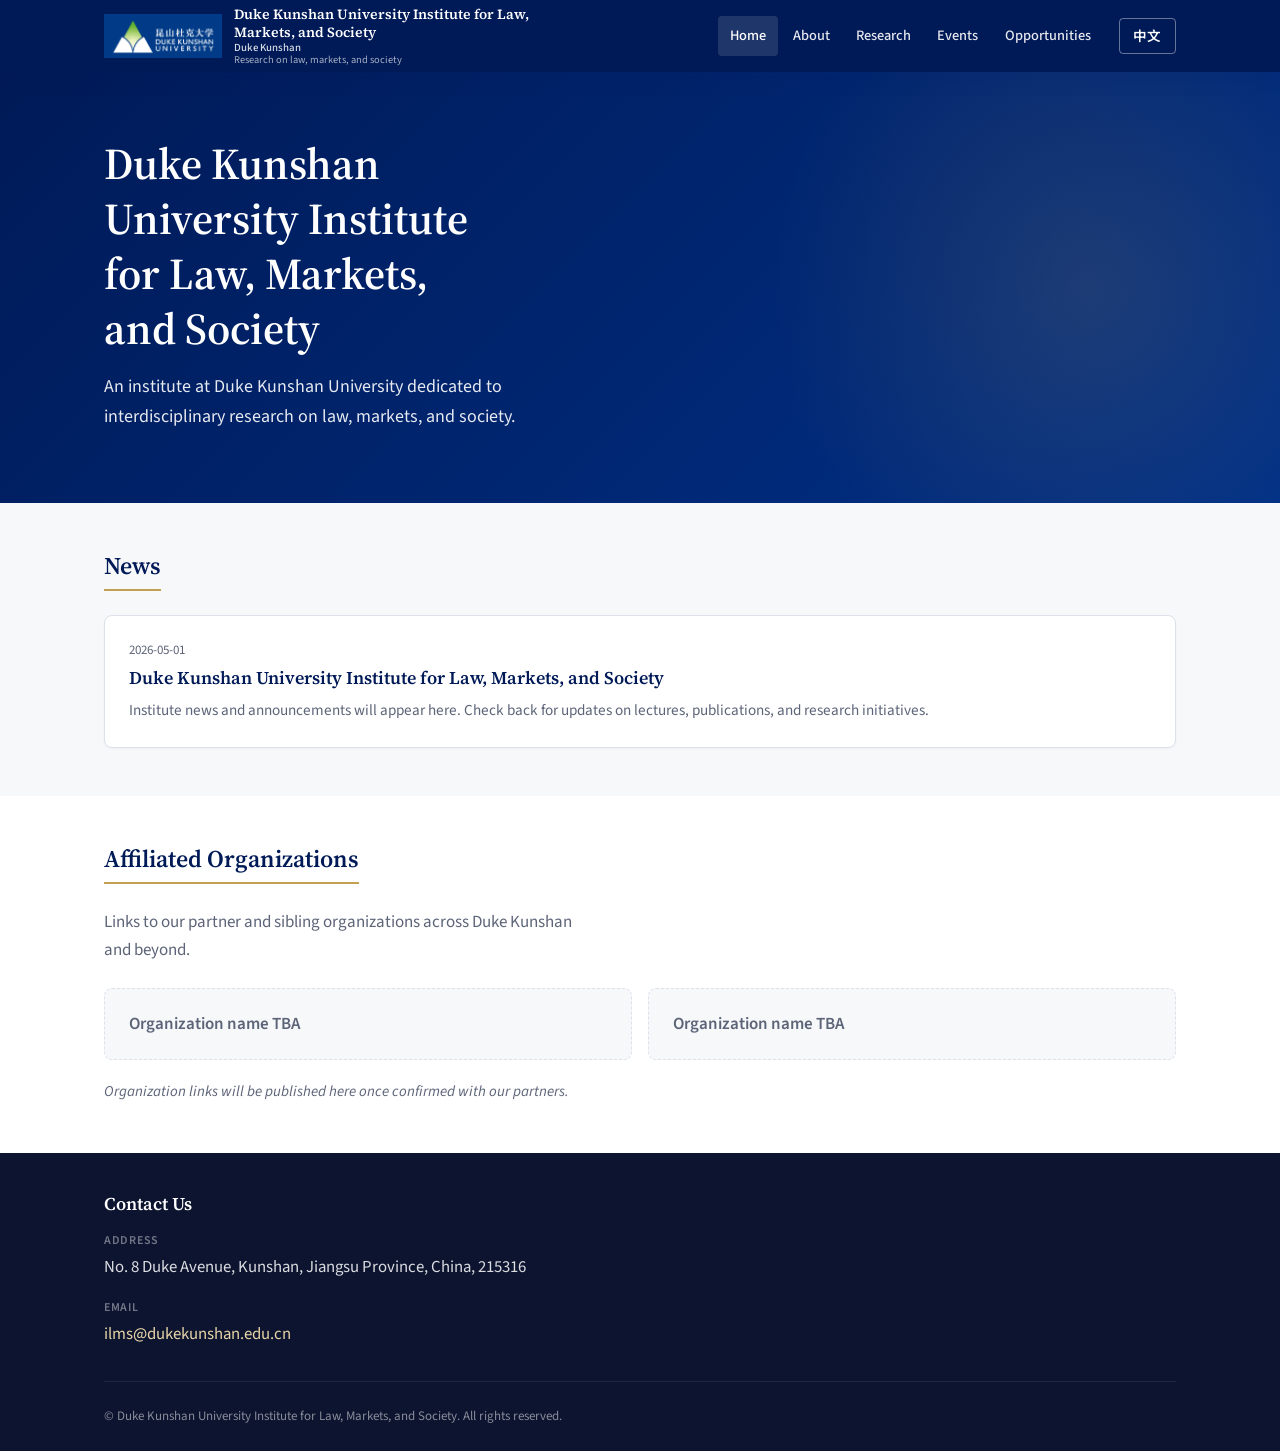
<file: index.html>
<!DOCTYPE html>
<html lang="zh-CN">
  <head>
    <meta charset="UTF-8" />
    <meta name="viewport" content="width=device-width, initial-scale=1.0" />
    <meta
      name="description"
      content="Duke Kunshan University Institute for Law, Markets, and Society — 昆山杜克大学法律、市场与社会研究院"
    />
    <title>昆山杜克大学法律、市场与社会研究院</title>
    <link rel="preconnect" href="https://fonts.googleapis.com" />
    <link rel="preconnect" href="https://fonts.gstatic.com" crossorigin />
    <link
      href="https://fonts.googleapis.com/css2?family=Noto+Sans+SC:wght@400;500;600&family=Noto+Serif+SC:wght@500;600&family=Source+Sans+3:wght@400;500;600&family=Source+Serif+4:wght@500;600&display=swap"
      rel="stylesheet"
    />
    <link rel="stylesheet" href="css/main.css?v=3" />
  </head>
  <body data-nav="home">
    <div id="site-header"></div>

    <main>
      <section class="hero">
        <div class="container">
          <h1 data-i18n="home.heroTitle"></h1>
          <p data-i18n="home.heroSubtitle"></p>
        </div>
      </section>

      <section class="section" id="news">
        <div class="container">
          <h2 class="section-title" data-i18n="home.newsTitle"></h2>
          <div class="news-grid">
            <article class="news-card">
              <time datetime="2026-05-01">2026-05-01</time>
              <h3 data-i18n="siteName"></h3>
              <p data-i18n="home.newsPlaceholder"></p>
            </article>
          </div>
        </div>
      </section>

      <section class="section section-alt" id="affiliates">
        <div class="container">
          <h2 class="section-title" data-i18n="home.affiliatesTitle"></h2>
          <p class="section-lead" data-i18n="home.affiliatesLead"></p>
          <div class="affiliate-grid">
            <div class="affiliate-card affiliate-card--placeholder">
              <span class="affiliate-name" data-i18n="home.affiliateNamePlaceholder"></span>
            </div>
            <div class="affiliate-card affiliate-card--placeholder">
              <span class="affiliate-name" data-i18n="home.affiliateNamePlaceholder"></span>
            </div>
          </div>
          <p class="affiliate-note" data-i18n="home.affiliatesPlaceholder"></p>
        </div>
      </section>
    </main>

    <div id="site-footer"></div>

    <script src="js/translations.js?v=3"></script>
    <script src="js/i18n.js?v=3"></script>
    <script src="js/layout.js?v=3"></script>
  </body>
</html>
</file>
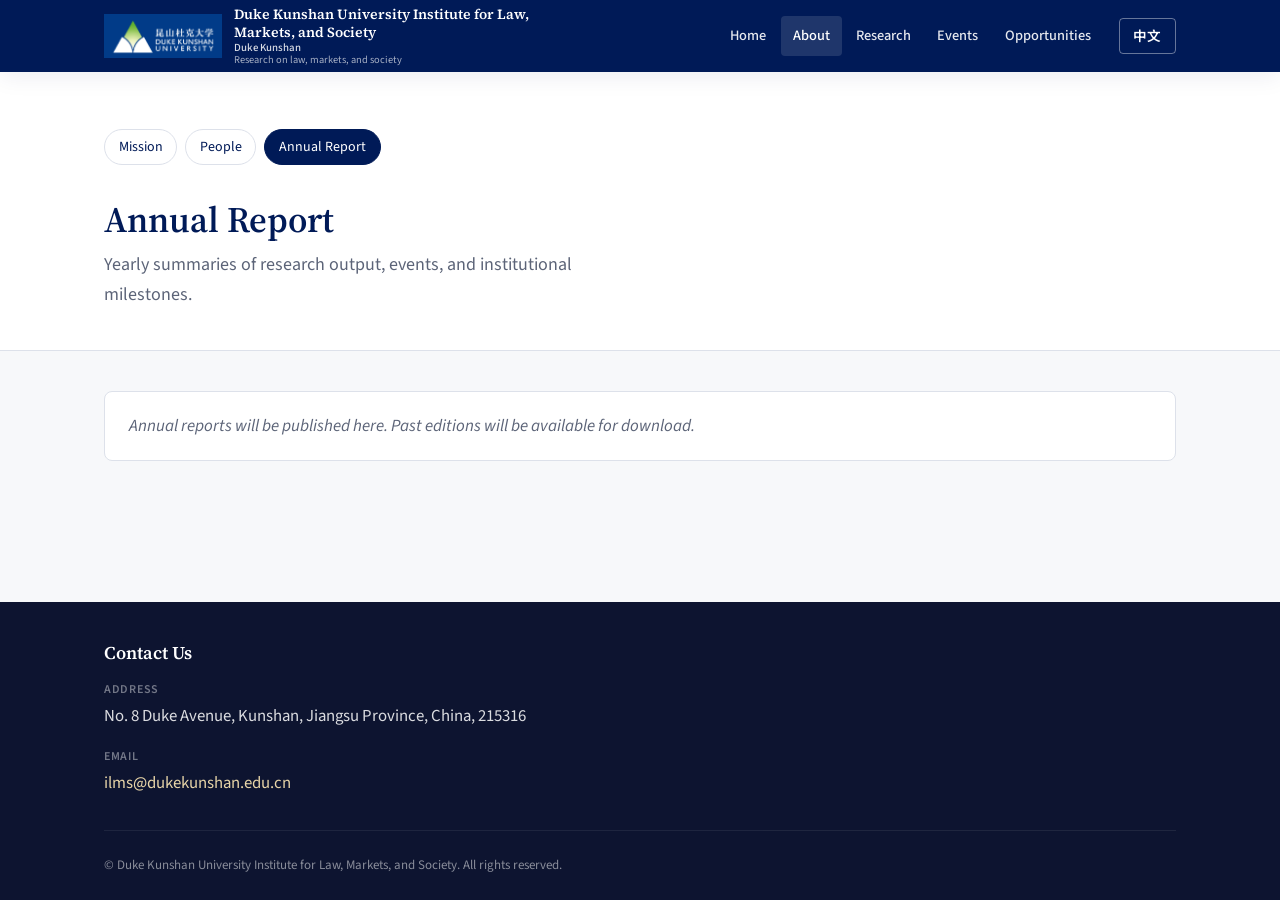
<file: about/annual-report.html>
<!DOCTYPE html>
<html lang="zh-CN">
  <head>
    <meta charset="UTF-8" />
    <meta name="viewport" content="width=device-width, initial-scale=1.0" />
    <title>Annual Report</title>
    <link rel="preconnect" href="https://fonts.googleapis.com" />
    <link rel="preconnect" href="https://fonts.gstatic.com" crossorigin />
    <link
      href="https://fonts.googleapis.com/css2?family=Noto+Sans+SC:wght@400;500;600&family=Noto+Serif+SC:wght@500;600&family=Source+Sans+3:wght@400;500;600&family=Source+Serif+4:wght@500;600&display=swap"
      rel="stylesheet"
    />
    <link rel="stylesheet" href="../css/main.css?v=2" />
  </head>
  <body data-nav="about" data-page-title="pages.annualReport.title">
    <div id="site-header"></div>
    <main>
      <header class="page-header">
        <div class="container">
          <ul class="subnav">
            <li><a href="mission.html" data-i18n="about.mission"></a></li>
            <li><a href="people.html" data-i18n="about.people"></a></li>
            <li><a href="annual-report.html" class="is-active" data-i18n="about.annualReport"></a></li>
          </ul>
          <h1 data-i18n="pages.annualReport.title"></h1>
          <p class="lead" data-i18n="pages.annualReport.lead"></p>
        </div>
      </header>
      <div class="content">
        <div class="container">
          <ul class="item-list">
            <li class="placeholder" data-i18n="pages.annualReport.placeholder"></li>
          </ul>
        </div>
      </div>
    </main>
    <div id="site-footer"></div>
    <script src="../js/translations.js?v=2"></script>
    <script src="../js/i18n.js?v=2"></script>
    <script src="../js/layout.js?v=2"></script>
  </body>
</html>
</file>
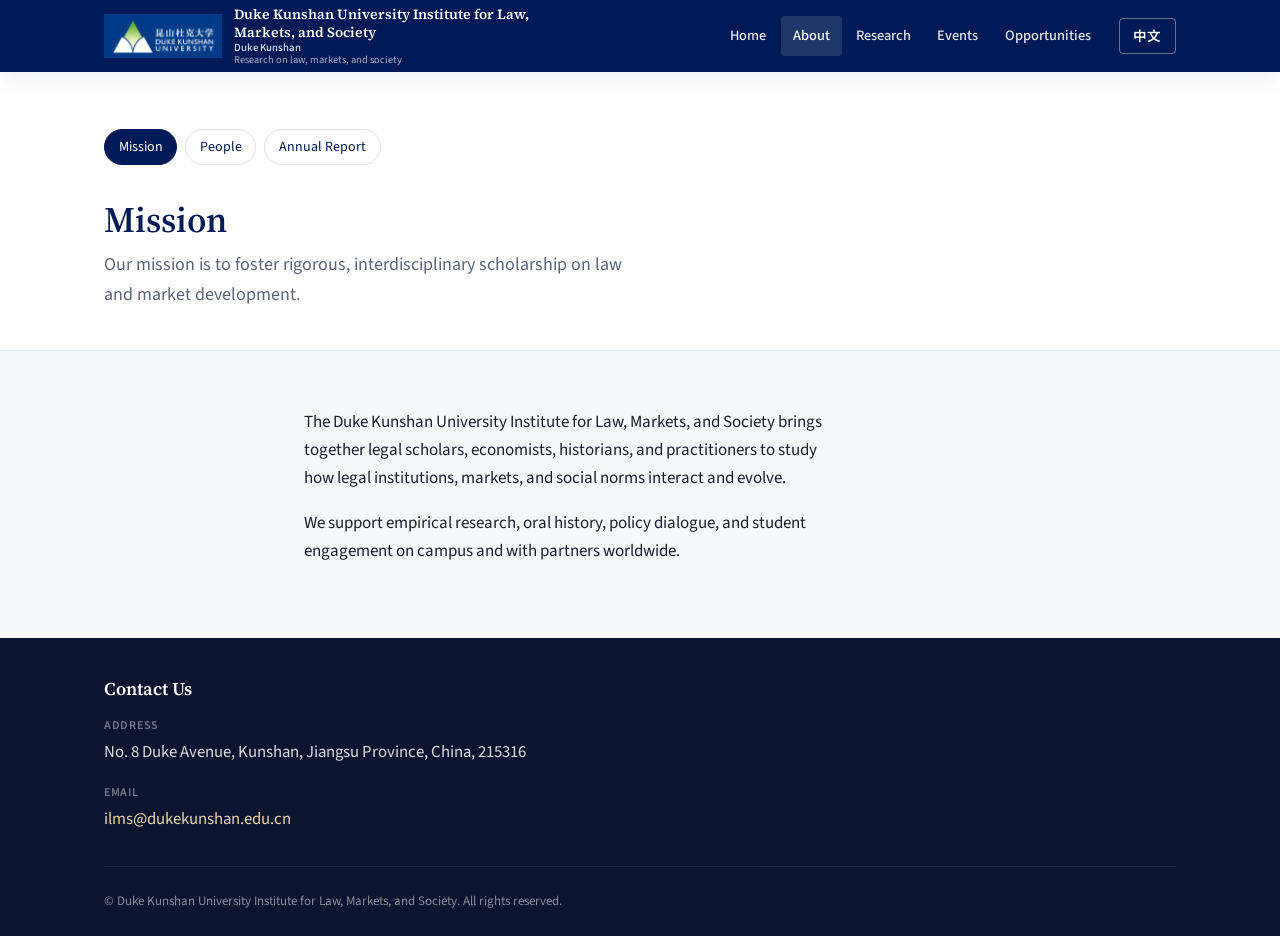
<file: about/mission.html>
<!DOCTYPE html>
<html lang="zh-CN">
  <head>
    <meta charset="UTF-8" />
    <meta name="viewport" content="width=device-width, initial-scale=1.0" />
    <title>Mission</title>
    <link rel="preconnect" href="https://fonts.googleapis.com" />
    <link rel="preconnect" href="https://fonts.gstatic.com" crossorigin />
    <link
      href="https://fonts.googleapis.com/css2?family=Noto+Sans+SC:wght@400;500;600&family=Noto+Serif+SC:wght@500;600&family=Source+Sans+3:wght@400;500;600&family=Source+Serif+4:wght@500;600&display=swap"
      rel="stylesheet"
    />
    <link rel="stylesheet" href="../css/main.css?v=2" />
  </head>
  <body data-nav="about" data-page-title="pages.mission.title">
    <div id="site-header"></div>
    <main>
      <header class="page-header">
        <div class="container">
          <ul class="subnav">
            <li><a href="mission.html" class="is-active" data-i18n="about.mission"></a></li>
            <li><a href="people.html" data-i18n="about.people"></a></li>
            <li><a href="annual-report.html" data-i18n="about.annualReport"></a></li>
          </ul>
          <h1 data-i18n="pages.mission.title"></h1>
          <p class="lead" data-i18n="pages.mission.lead"></p>
        </div>
      </header>
      <div class="content">
        <div class="container content-prose">
          <p data-i18n="pages.mission.p1"></p>
          <p data-i18n="pages.mission.p2"></p>
        </div>
      </div>
    </main>
    <div id="site-footer"></div>
    <script src="../js/translations.js?v=2"></script>
    <script src="../js/i18n.js?v=2"></script>
    <script src="../js/layout.js?v=2"></script>
  </body>
</html>
</file>
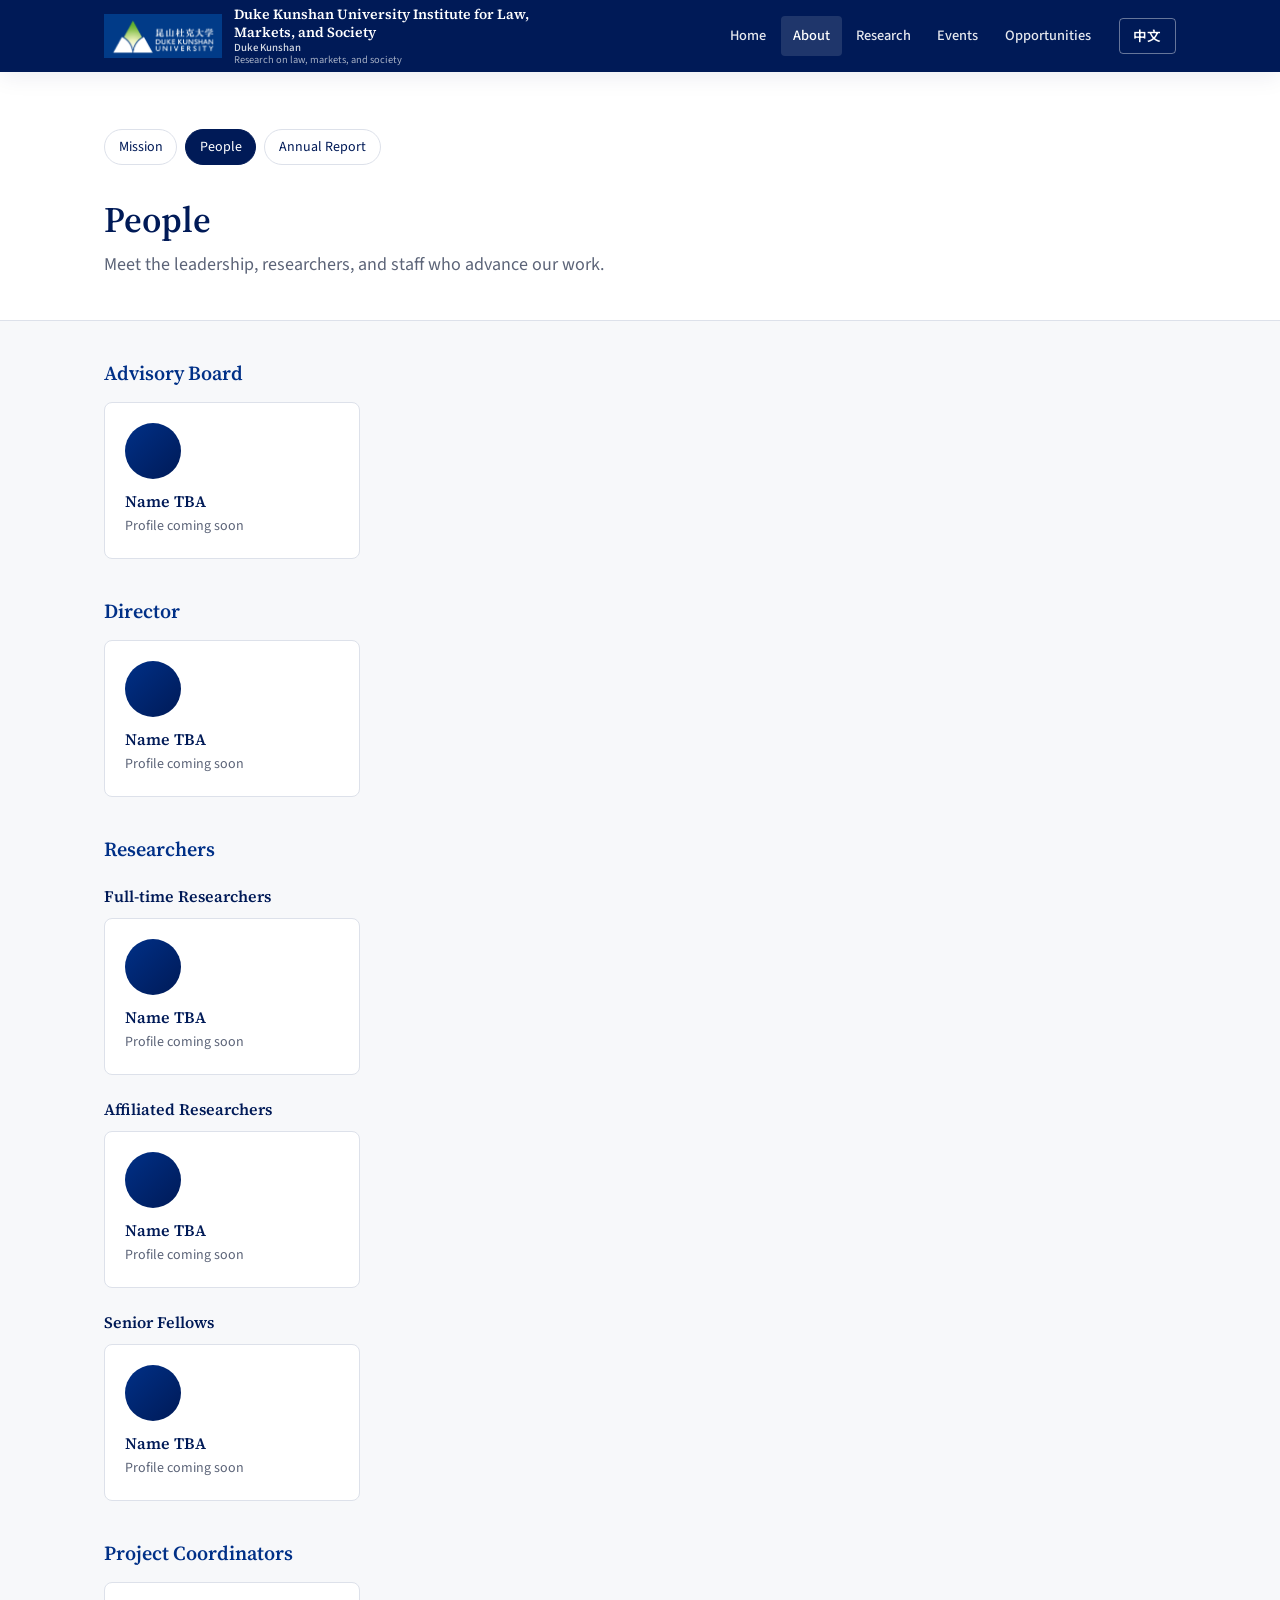
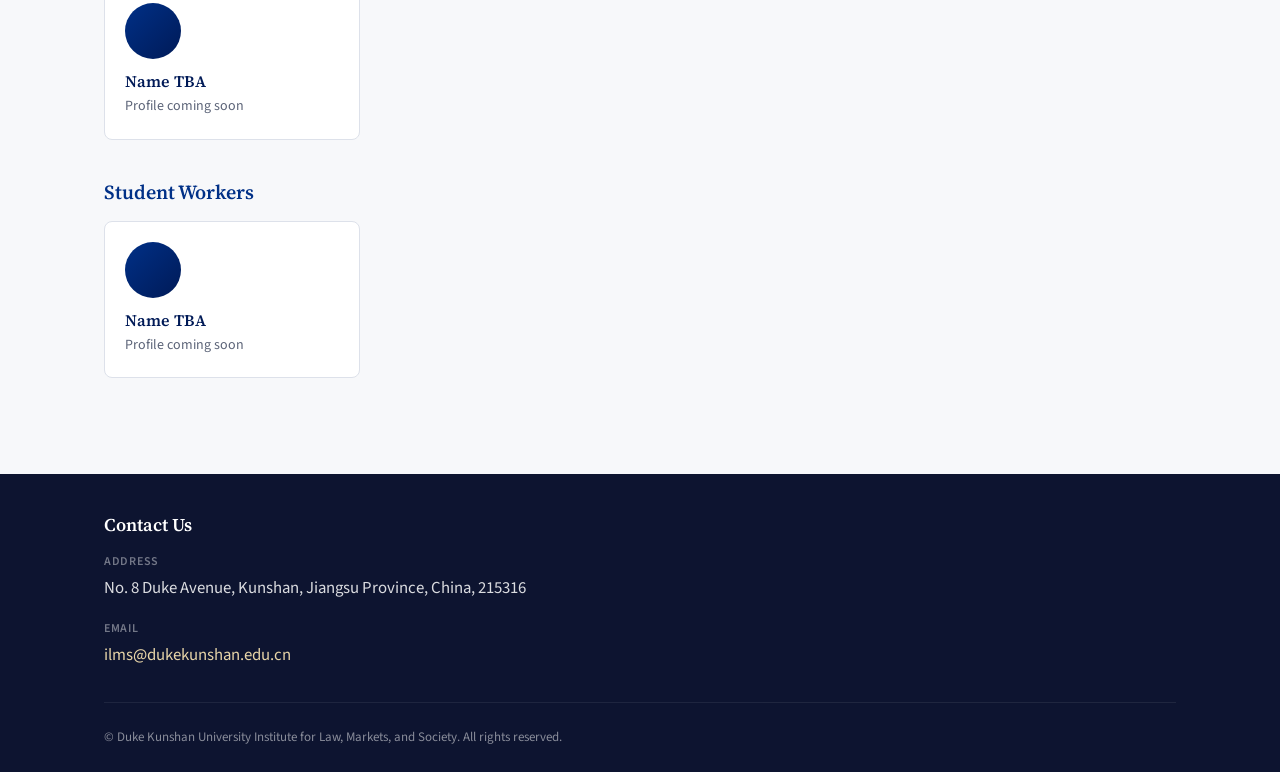
<file: about/people.html>
<!DOCTYPE html>
<html lang="zh-CN">
  <head>
    <meta charset="UTF-8" />
    <meta name="viewport" content="width=device-width, initial-scale=1.0" />
    <title>People</title>
    <link rel="preconnect" href="https://fonts.googleapis.com" />
    <link rel="preconnect" href="https://fonts.gstatic.com" crossorigin />
    <link
      href="https://fonts.googleapis.com/css2?family=Noto+Sans+SC:wght@400;500;600&family=Noto+Serif+SC:wght@500;600&family=Source+Sans+3:wght@400;500;600&family=Source+Serif+4:wght@500;600&display=swap"
      rel="stylesheet"
    />
    <link rel="stylesheet" href="../css/main.css?v=2" />
  </head>
  <body data-nav="about" data-page-title="pages.people.title">
    <div id="site-header"></div>
    <main>
      <header class="page-header">
        <div class="container">
          <ul class="subnav">
            <li><a href="mission.html" data-i18n="about.mission"></a></li>
            <li><a href="people.html" class="is-active" data-i18n="about.people"></a></li>
            <li><a href="annual-report.html" data-i18n="about.annualReport"></a></li>
          </ul>
          <h1 data-i18n="pages.people.title"></h1>
          <p class="lead" data-i18n="pages.people.lead"></p>
        </div>
      </header>
      <div class="content">
        <div class="container">
          <section class="people-section" id="advisory-board">
            <h2 data-i18n="people.advisoryBoard"></h2>
            <div class="people-grid">
              <div class="person-card">
                <div class="avatar" aria-hidden="true"></div>
                <h3 data-i18n="placeholderName"></h3>
                <p data-i18n="placeholderRole"></p>
              </div>
            </div>
          </section>
          <section class="people-section" id="director">
            <h2 data-i18n="people.director"></h2>
            <div class="people-grid">
              <div class="person-card">
                <div class="avatar" aria-hidden="true"></div>
                <h3 data-i18n="placeholderName"></h3>
                <p data-i18n="placeholderRole"></p>
              </div>
            </div>
          </section>
          <section class="people-section" id="researchers">
            <h2 data-i18n="people.researchers"></h2>
            <h3 style="font-size:1rem;margin:1.5rem 0 0.75rem" data-i18n="people.fullTime"></h3>
            <div class="people-grid">
              <div class="person-card">
                <div class="avatar" aria-hidden="true"></div>
                <h3 data-i18n="placeholderName"></h3>
                <p data-i18n="placeholderRole"></p>
              </div>
            </div>
            <h3 style="font-size:1rem;margin:1.5rem 0 0.75rem" data-i18n="people.affiliated"></h3>
            <div class="people-grid">
              <div class="person-card">
                <div class="avatar" aria-hidden="true"></div>
                <h3 data-i18n="placeholderName"></h3>
                <p data-i18n="placeholderRole"></p>
              </div>
            </div>
            <h3 style="font-size:1rem;margin:1.5rem 0 0.75rem" data-i18n="people.seniorFellows"></h3>
            <div class="people-grid">
              <div class="person-card">
                <div class="avatar" aria-hidden="true"></div>
                <h3 data-i18n="placeholderName"></h3>
                <p data-i18n="placeholderRole"></p>
              </div>
            </div>
          </section>
          <section class="people-section" id="coordinators">
            <h2 data-i18n="people.coordinators"></h2>
            <div class="people-grid">
              <div class="person-card">
                <div class="avatar" aria-hidden="true"></div>
                <h3 data-i18n="placeholderName"></h3>
                <p data-i18n="placeholderRole"></p>
              </div>
            </div>
          </section>
          <section class="people-section" id="student-workers">
            <h2 data-i18n="people.studentWorkers"></h2>
            <div class="people-grid">
              <div class="person-card">
                <div class="avatar" aria-hidden="true"></div>
                <h3 data-i18n="placeholderName"></h3>
                <p data-i18n="placeholderRole"></p>
              </div>
            </div>
          </section>
        </div>
      </div>
    </main>
    <div id="site-footer"></div>
    <script src="../js/translations.js?v=2"></script>
    <script src="../js/i18n.js?v=2"></script>
    <script src="../js/layout.js?v=2"></script>
  </body>
</html>
</file>
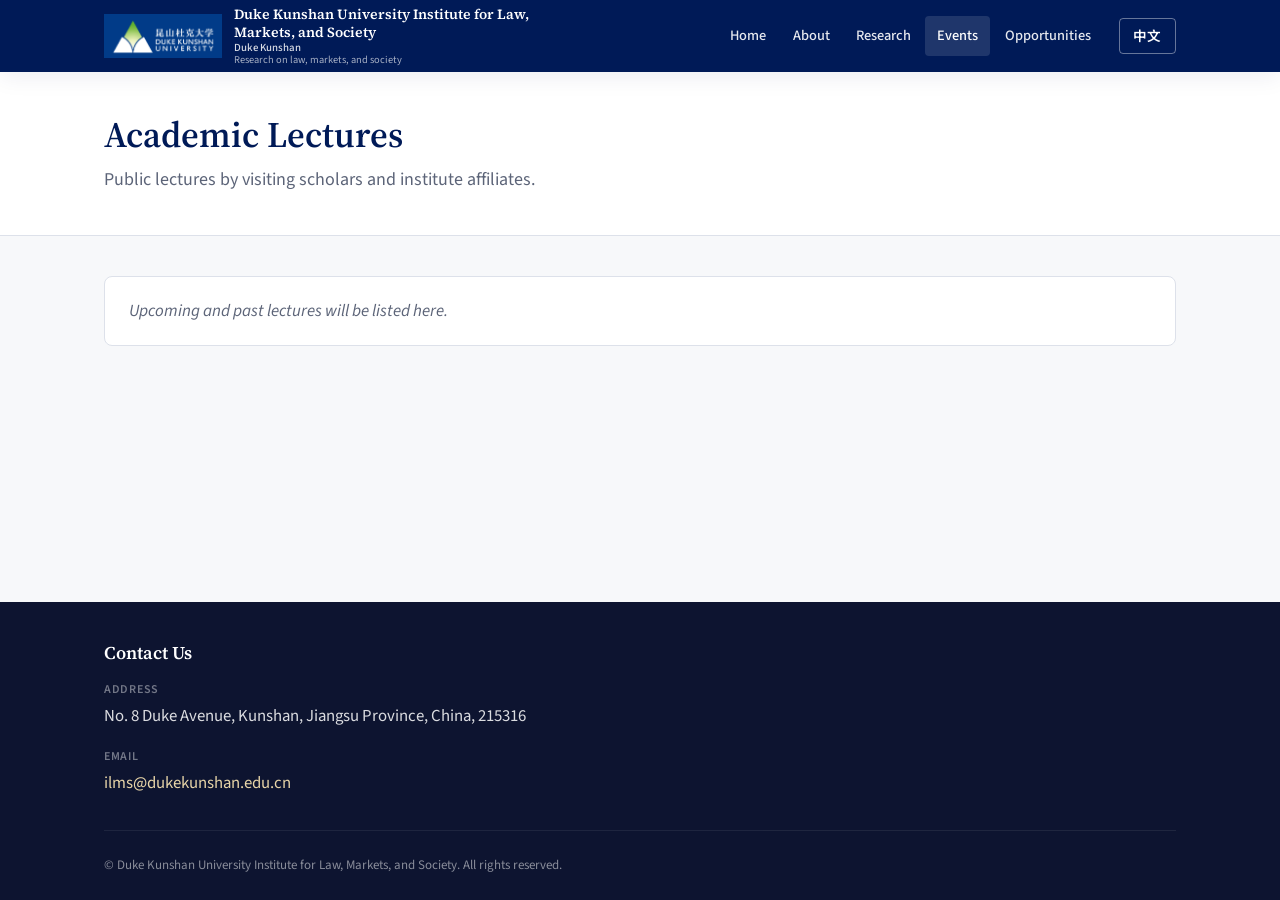
<file: events/lectures.html>
<!DOCTYPE html>
<html lang="zh-CN">
  <head>
    <meta charset="UTF-8" />
    <meta name="viewport" content="width=device-width, initial-scale=1.0" />
    <title>Academic Lectures</title>
    <link rel="preconnect" href="https://fonts.googleapis.com" />
    <link rel="preconnect" href="https://fonts.gstatic.com" crossorigin />
    <link
      href="https://fonts.googleapis.com/css2?family=Noto+Sans+SC:wght@400;500;600&family=Noto+Serif+SC:wght@500;600&family=Source+Sans+3:wght@400;500;600&family=Source+Serif+4:wght@500;600&display=swap"
      rel="stylesheet"
    />
    <link rel="stylesheet" href="../css/main.css?v=2" />
  </head>
  <body data-nav="events" data-page-title="pages.lectures.title">
    <div id="site-header"></div>
    <main>
      <header class="page-header">
        <div class="container">
          <h1 data-i18n="pages.lectures.title"></h1>
          <p class="lead" data-i18n="pages.lectures.lead"></p>
        </div>
      </header>
      <div class="content">
        <div class="container">
          <ul class="item-list">
            <li class="placeholder" data-i18n="pages.lectures.placeholder"></li>
          </ul>
        </div>
      </div>
    </main>
    <div id="site-footer"></div>
    <script src="../js/translations.js?v=2"></script>
    <script src="../js/i18n.js?v=2"></script>
    <script src="../js/layout.js?v=2"></script>
  </body>
</html>
</file>
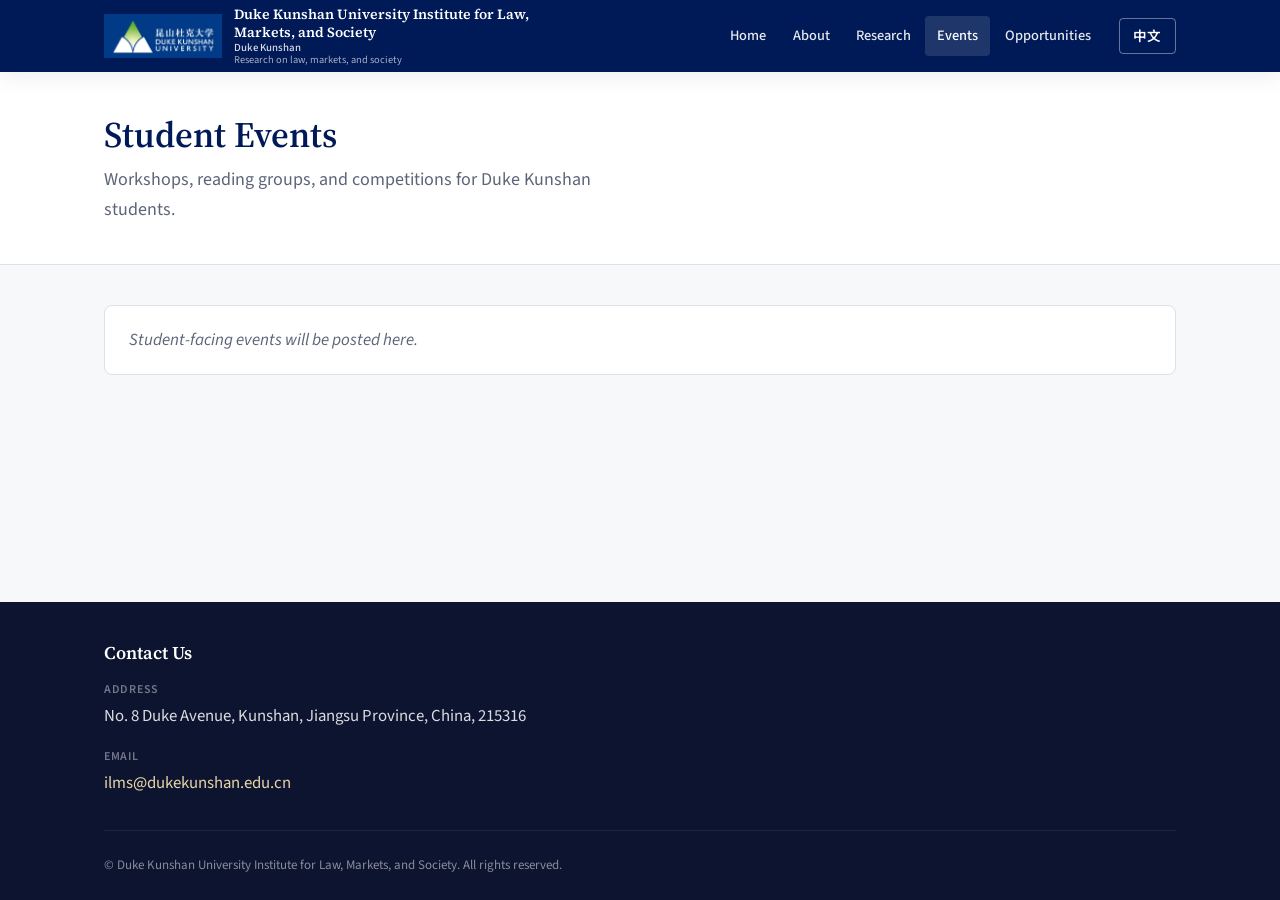
<file: events/student-events.html>
<!DOCTYPE html>
<html lang="zh-CN">
  <head>
    <meta charset="UTF-8" />
    <meta name="viewport" content="width=device-width, initial-scale=1.0" />
    <title>Student Events</title>
    <link rel="preconnect" href="https://fonts.googleapis.com" />
    <link rel="preconnect" href="https://fonts.gstatic.com" crossorigin />
    <link
      href="https://fonts.googleapis.com/css2?family=Noto+Sans+SC:wght@400;500;600&family=Noto+Serif+SC:wght@500;600&family=Source+Sans+3:wght@400;500;600&family=Source+Serif+4:wght@500;600&display=swap"
      rel="stylesheet"
    />
    <link rel="stylesheet" href="../css/main.css?v=2" />
  </head>
  <body data-nav="events" data-page-title="pages.studentEvents.title">
    <div id="site-header"></div>
    <main>
      <header class="page-header">
        <div class="container">
          <h1 data-i18n="pages.studentEvents.title"></h1>
          <p class="lead" data-i18n="pages.studentEvents.lead"></p>
        </div>
      </header>
      <div class="content">
        <div class="container">
          <ul class="item-list">
            <li class="placeholder" data-i18n="pages.studentEvents.placeholder"></li>
          </ul>
        </div>
      </div>
    </main>
    <div id="site-footer"></div>
    <script src="../js/translations.js?v=2"></script>
    <script src="../js/i18n.js?v=2"></script>
    <script src="../js/layout.js?v=2"></script>
  </body>
</html>
</file>
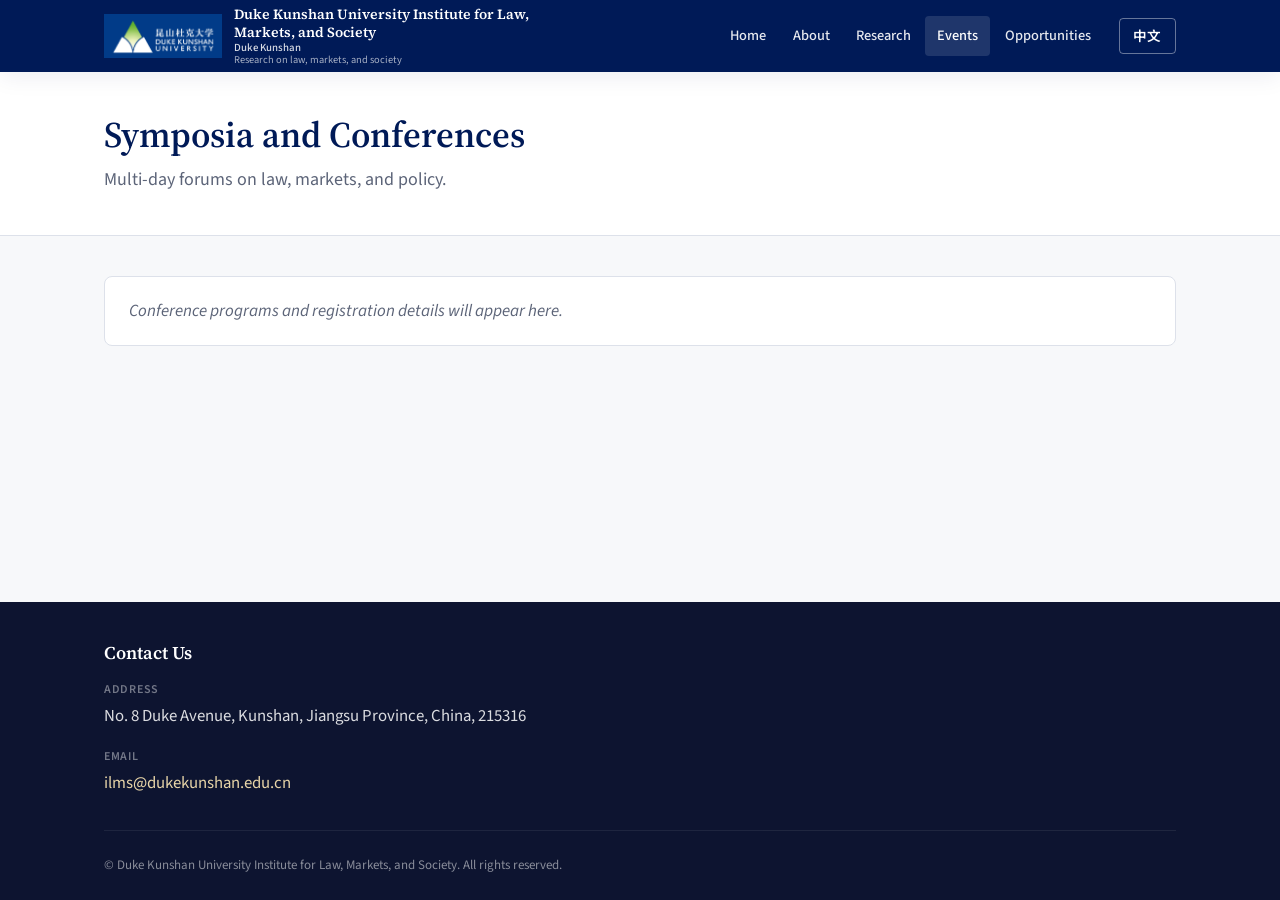
<file: events/symposia.html>
<!DOCTYPE html>
<html lang="zh-CN">
  <head>
    <meta charset="UTF-8" />
    <meta name="viewport" content="width=device-width, initial-scale=1.0" />
    <title>Symposia and Conferences</title>
    <link rel="preconnect" href="https://fonts.googleapis.com" />
    <link rel="preconnect" href="https://fonts.gstatic.com" crossorigin />
    <link
      href="https://fonts.googleapis.com/css2?family=Noto+Sans+SC:wght@400;500;600&family=Noto+Serif+SC:wght@500;600&family=Source+Sans+3:wght@400;500;600&family=Source+Serif+4:wght@500;600&display=swap"
      rel="stylesheet"
    />
    <link rel="stylesheet" href="../css/main.css?v=2" />
  </head>
  <body data-nav="events" data-page-title="pages.symposia.title">
    <div id="site-header"></div>
    <main>
      <header class="page-header">
        <div class="container">
          <h1 data-i18n="pages.symposia.title"></h1>
          <p class="lead" data-i18n="pages.symposia.lead"></p>
        </div>
      </header>
      <div class="content">
        <div class="container">
          <ul class="item-list">
            <li class="placeholder" data-i18n="pages.symposia.placeholder"></li>
          </ul>
        </div>
      </div>
    </main>
    <div id="site-footer"></div>
    <script src="../js/translations.js?v=2"></script>
    <script src="../js/i18n.js?v=2"></script>
    <script src="../js/layout.js?v=2"></script>
  </body>
</html>
</file>
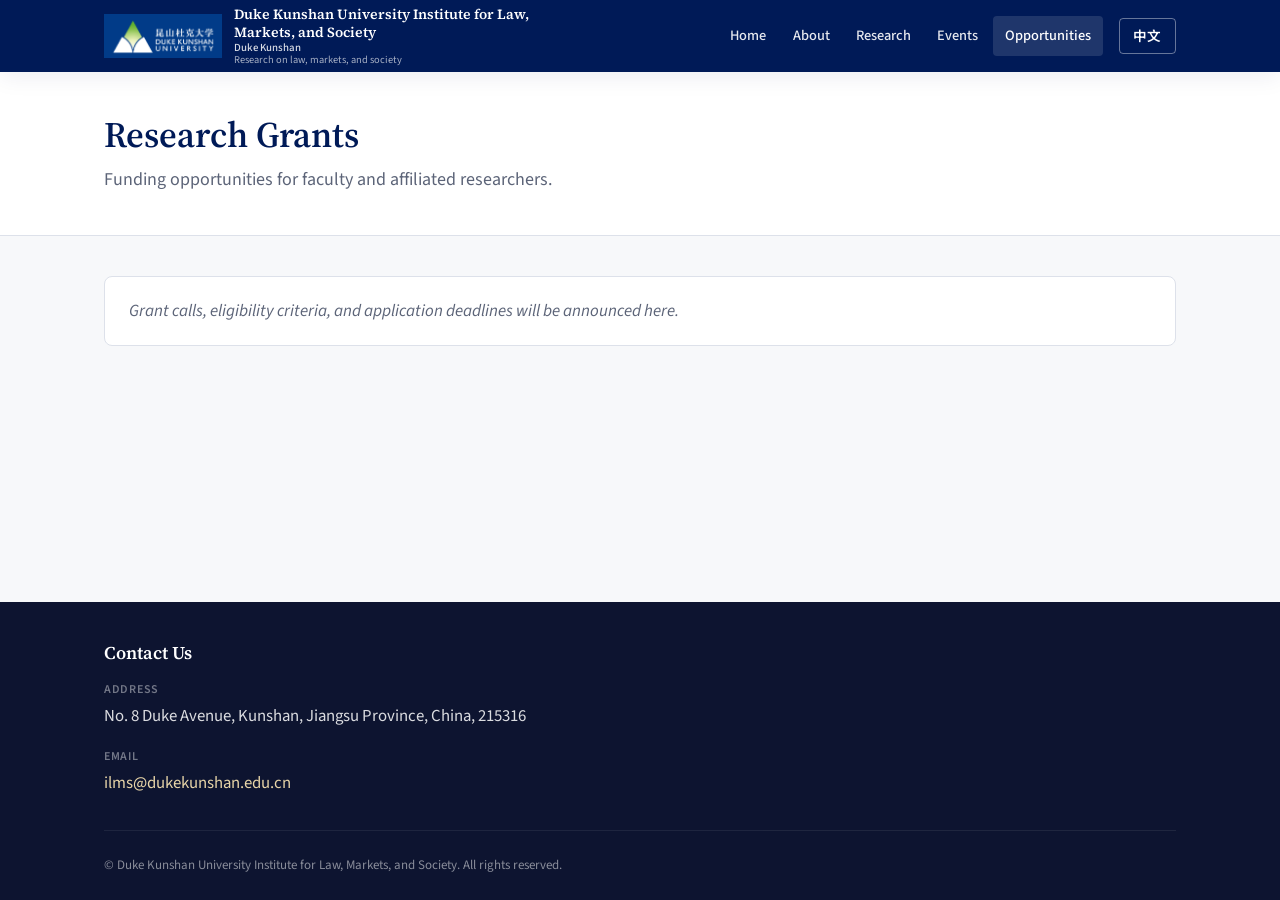
<file: opportunities/grants.html>
<!DOCTYPE html>
<html lang="zh-CN">
  <head>
    <meta charset="UTF-8" />
    <meta name="viewport" content="width=device-width, initial-scale=1.0" />
    <title>Research Grants</title>
    <link rel="preconnect" href="https://fonts.googleapis.com" />
    <link rel="preconnect" href="https://fonts.gstatic.com" crossorigin />
    <link
      href="https://fonts.googleapis.com/css2?family=Noto+Sans+SC:wght@400;500;600&family=Noto+Serif+SC:wght@500;600&family=Source+Sans+3:wght@400;500;600&family=Source+Serif+4:wght@500;600&display=swap"
      rel="stylesheet"
    />
    <link rel="stylesheet" href="../css/main.css?v=2" />
  </head>
  <body data-nav="opportunities" data-page-title="pages.grants.title">
    <div id="site-header"></div>
    <main>
      <header class="page-header">
        <div class="container">
          <h1 data-i18n="pages.grants.title"></h1>
          <p class="lead" data-i18n="pages.grants.lead"></p>
        </div>
      </header>
      <div class="content">
        <div class="container">
          <ul class="item-list">
            <li class="placeholder" data-i18n="pages.grants.placeholder"></li>
          </ul>
        </div>
      </div>
    </main>
    <div id="site-footer"></div>
    <script src="../js/translations.js?v=2"></script>
    <script src="../js/i18n.js?v=2"></script>
    <script src="../js/layout.js?v=2"></script>
  </body>
</html>
</file>
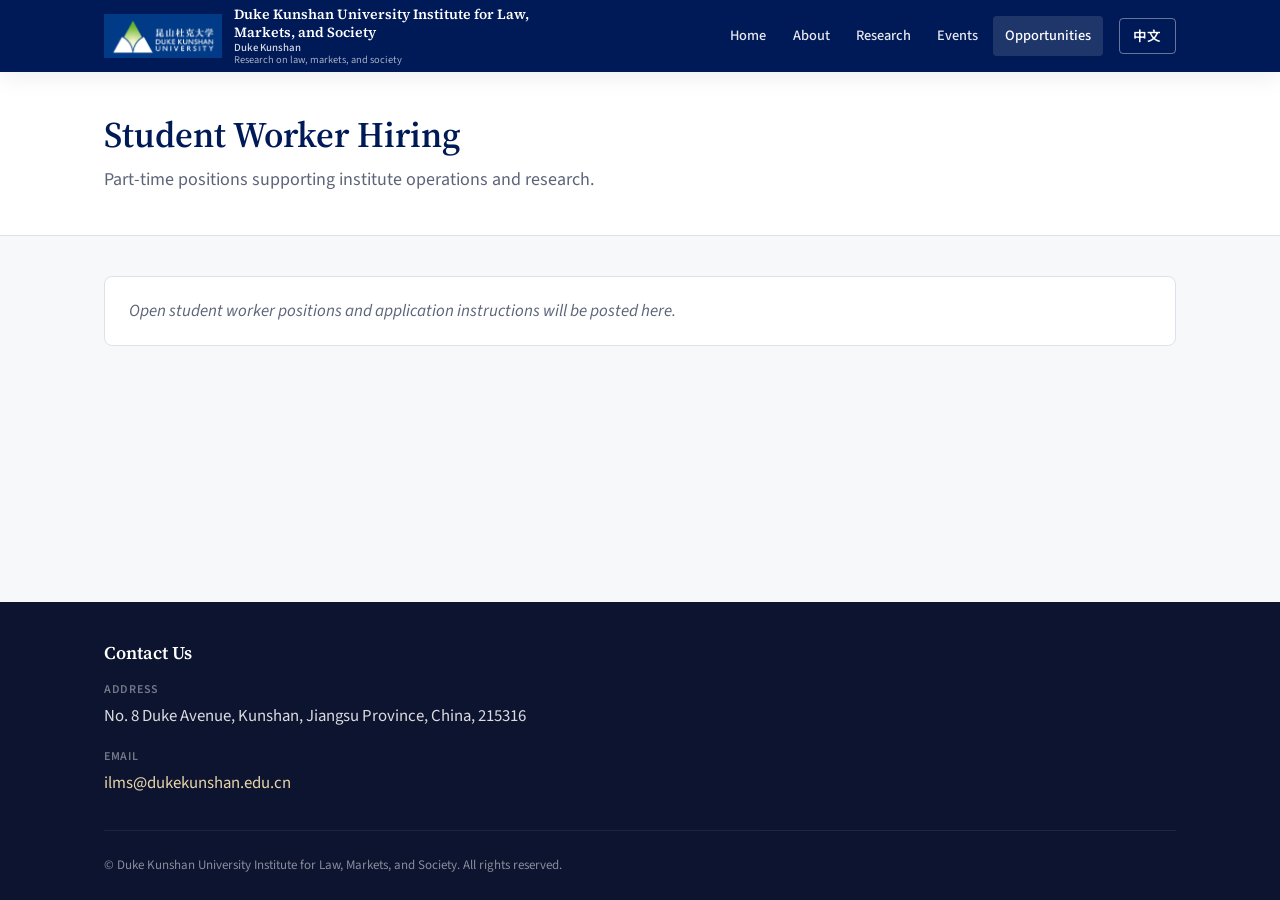
<file: opportunities/hiring.html>
<!DOCTYPE html>
<html lang="zh-CN">
  <head>
    <meta charset="UTF-8" />
    <meta name="viewport" content="width=device-width, initial-scale=1.0" />
    <title>Student Worker Hiring</title>
    <link rel="preconnect" href="https://fonts.googleapis.com" />
    <link rel="preconnect" href="https://fonts.gstatic.com" crossorigin />
    <link
      href="https://fonts.googleapis.com/css2?family=Noto+Sans+SC:wght@400;500;600&family=Noto+Serif+SC:wght@500;600&family=Source+Sans+3:wght@400;500;600&family=Source+Serif+4:wght@500;600&display=swap"
      rel="stylesheet"
    />
    <link rel="stylesheet" href="../css/main.css?v=2" />
  </head>
  <body data-nav="opportunities" data-page-title="pages.hiring.title">
    <div id="site-header"></div>
    <main>
      <header class="page-header">
        <div class="container">
          <h1 data-i18n="pages.hiring.title"></h1>
          <p class="lead" data-i18n="pages.hiring.lead"></p>
        </div>
      </header>
      <div class="content">
        <div class="container">
          <ul class="item-list">
            <li class="placeholder" data-i18n="pages.hiring.placeholder"></li>
          </ul>
        </div>
      </div>
    </main>
    <div id="site-footer"></div>
    <script src="../js/translations.js?v=2"></script>
    <script src="../js/i18n.js?v=2"></script>
    <script src="../js/layout.js?v=2"></script>
  </body>
</html>
</file>
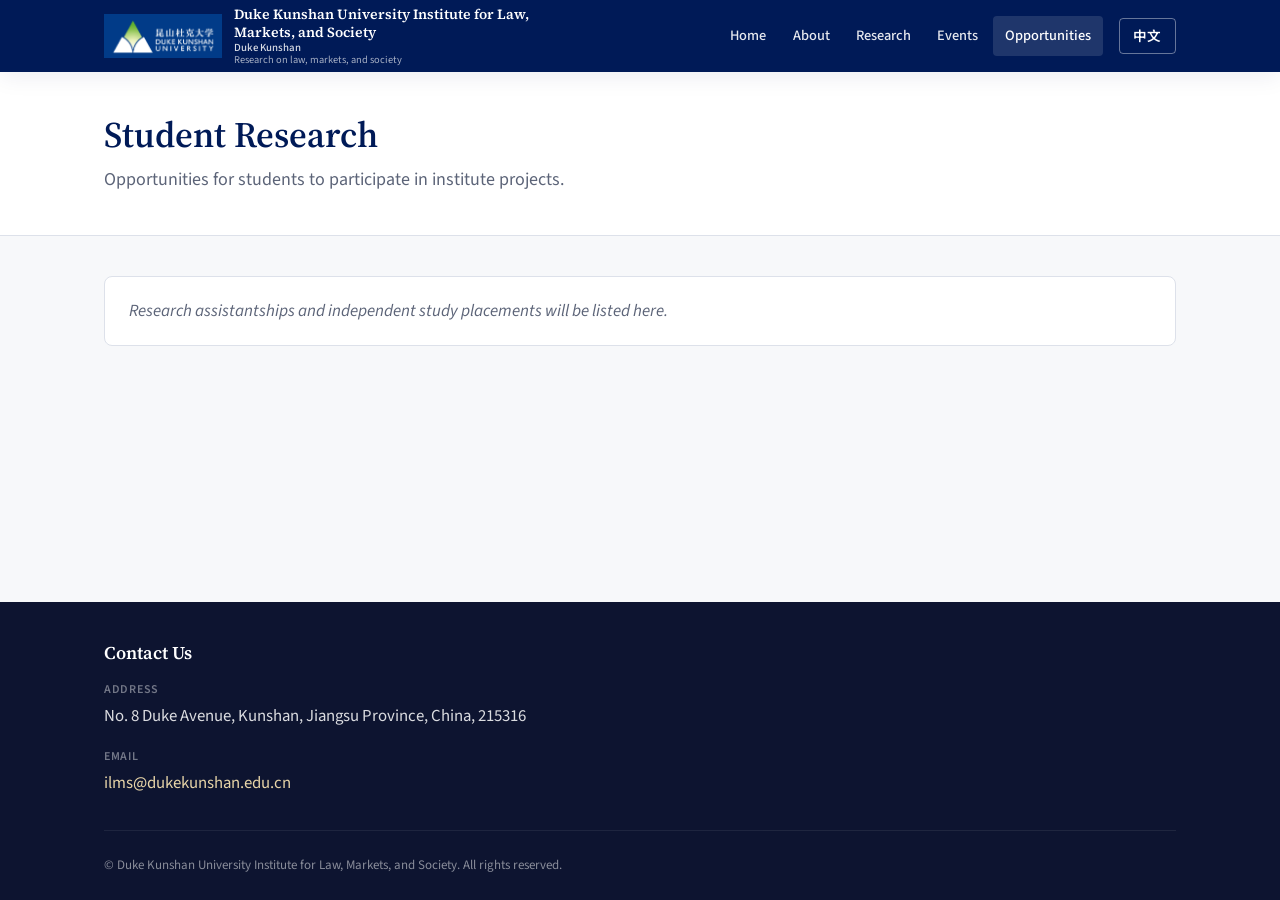
<file: opportunities/student-research.html>
<!DOCTYPE html>
<html lang="zh-CN">
  <head>
    <meta charset="UTF-8" />
    <meta name="viewport" content="width=device-width, initial-scale=1.0" />
    <title>Student Research</title>
    <link rel="preconnect" href="https://fonts.googleapis.com" />
    <link rel="preconnect" href="https://fonts.gstatic.com" crossorigin />
    <link
      href="https://fonts.googleapis.com/css2?family=Noto+Sans+SC:wght@400;500;600&family=Noto+Serif+SC:wght@500;600&family=Source+Sans+3:wght@400;500;600&family=Source+Serif+4:wght@500;600&display=swap"
      rel="stylesheet"
    />
    <link rel="stylesheet" href="../css/main.css?v=2" />
  </head>
  <body data-nav="opportunities" data-page-title="pages.studentResearch.title">
    <div id="site-header"></div>
    <main>
      <header class="page-header">
        <div class="container">
          <h1 data-i18n="pages.studentResearch.title"></h1>
          <p class="lead" data-i18n="pages.studentResearch.lead"></p>
        </div>
      </header>
      <div class="content">
        <div class="container">
          <ul class="item-list">
            <li class="placeholder" data-i18n="pages.studentResearch.placeholder"></li>
          </ul>
        </div>
      </div>
    </main>
    <div id="site-footer"></div>
    <script src="../js/translations.js?v=2"></script>
    <script src="../js/i18n.js?v=2"></script>
    <script src="../js/layout.js?v=2"></script>
  </body>
</html>
</file>
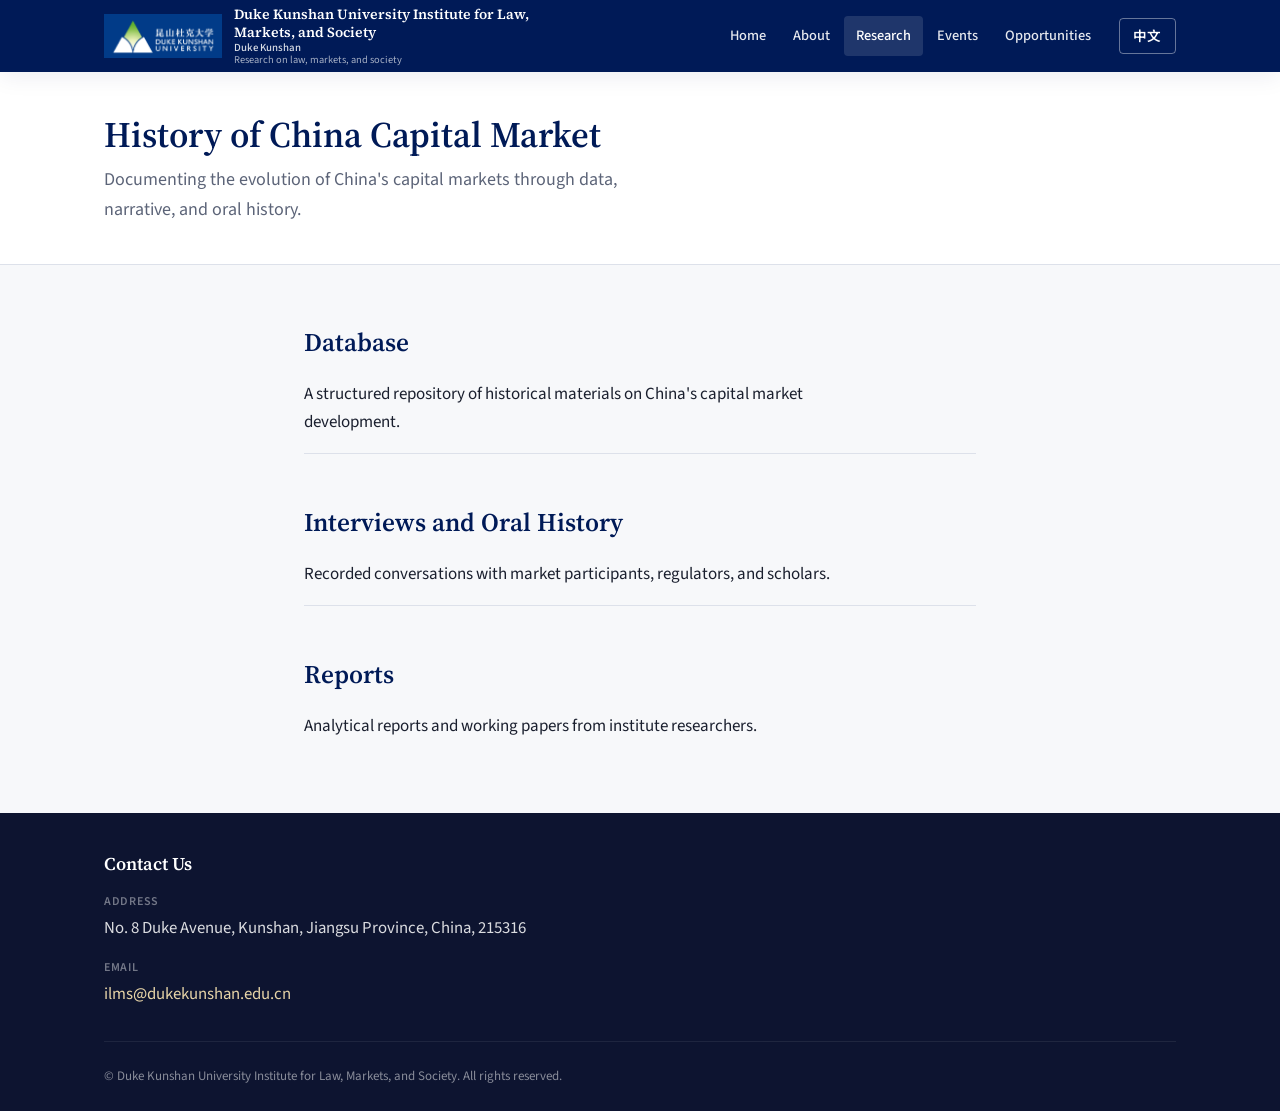
<file: research/capital-market.html>
<!DOCTYPE html>
<html lang="zh-CN">
  <head>
    <meta charset="UTF-8" />
    <meta name="viewport" content="width=device-width, initial-scale=1.0" />
    <title>History of China Capital Market</title>
    <link rel="preconnect" href="https://fonts.googleapis.com" />
    <link rel="preconnect" href="https://fonts.gstatic.com" crossorigin />
    <link
      href="https://fonts.googleapis.com/css2?family=Noto+Sans+SC:wght@400;500;600&family=Noto+Serif+SC:wght@500;600&family=Source+Sans+3:wght@400;500;600&family=Source+Serif+4:wght@500;600&display=swap"
      rel="stylesheet"
    />
    <link rel="stylesheet" href="../css/main.css?v=2" />
  </head>
  <body data-nav="research" data-page-title="pages.capitalMarket.title">
    <div id="site-header"></div>
    <main>
      <header class="page-header">
        <div class="container">
          <h1 data-i18n="pages.capitalMarket.title"></h1>
          <p class="lead" data-i18n="pages.capitalMarket.lead"></p>
        </div>
      </header>
      <div class="content">
        <div class="container content-prose">
          <section class="anchor-section" id="database">
            <h2 data-i18n="research.database"></h2>
            <p data-i18n="pages.capitalMarket.databaseDesc"></p>
          </section>
          <section class="anchor-section" id="interviews">
            <h2 data-i18n="research.interviews"></h2>
            <p data-i18n="pages.capitalMarket.interviewsDesc"></p>
          </section>
          <section class="anchor-section" id="reports">
            <h2 data-i18n="research.reports"></h2>
            <p data-i18n="pages.capitalMarket.reportsDesc"></p>
          </section>
        </div>
      </div>
    </main>
    <div id="site-footer"></div>
    <script src="../js/translations.js?v=2"></script>
    <script src="../js/i18n.js?v=2"></script>
    <script src="../js/layout.js?v=2"></script>
  </body>
</html>
</file>
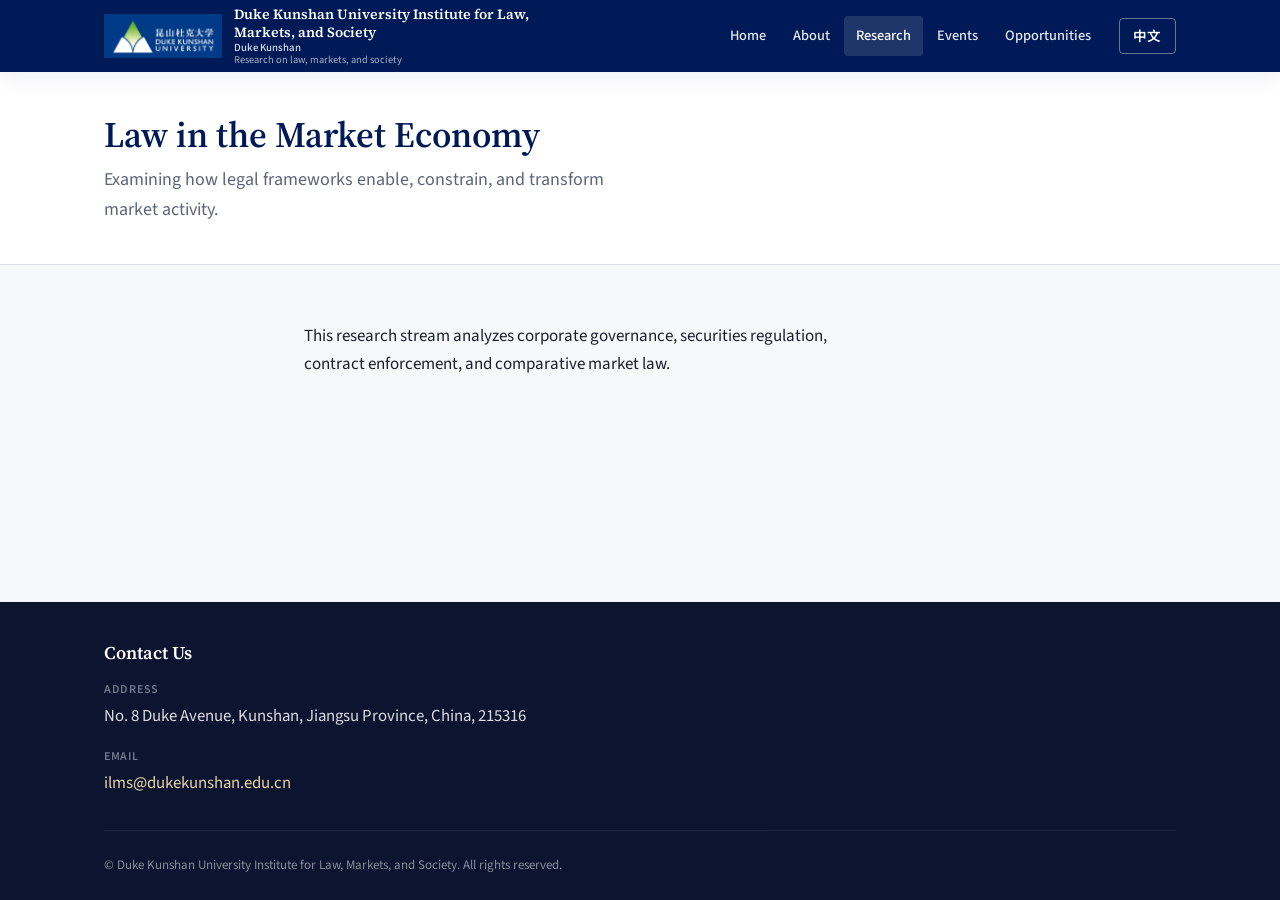
<file: research/law-market-economy.html>
<!DOCTYPE html>
<html lang="zh-CN">
  <head>
    <meta charset="UTF-8" />
    <meta name="viewport" content="width=device-width, initial-scale=1.0" />
    <title>Law in the Market Economy</title>
    <link rel="preconnect" href="https://fonts.googleapis.com" />
    <link rel="preconnect" href="https://fonts.gstatic.com" crossorigin />
    <link
      href="https://fonts.googleapis.com/css2?family=Noto+Sans+SC:wght@400;500;600&family=Noto+Serif+SC:wght@500;600&family=Source+Sans+3:wght@400;500;600&family=Source+Serif+4:wght@500;600&display=swap"
      rel="stylesheet"
    />
    <link rel="stylesheet" href="../css/main.css?v=2" />
  </head>
  <body data-nav="research" data-page-title="pages.lawMarket.title">
    <div id="site-header"></div>
    <main>
      <header class="page-header">
        <div class="container">
          <h1 data-i18n="pages.lawMarket.title"></h1>
          <p class="lead" data-i18n="pages.lawMarket.lead"></p>
        </div>
      </header>
      <div class="content">
        <div class="container content-prose">
          <p data-i18n="pages.lawMarket.p1"></p>
        </div>
      </div>
    </main>
    <div id="site-footer"></div>
    <script src="../js/translations.js?v=2"></script>
    <script src="../js/i18n.js?v=2"></script>
    <script src="../js/layout.js?v=2"></script>
  </body>
</html>
</file>
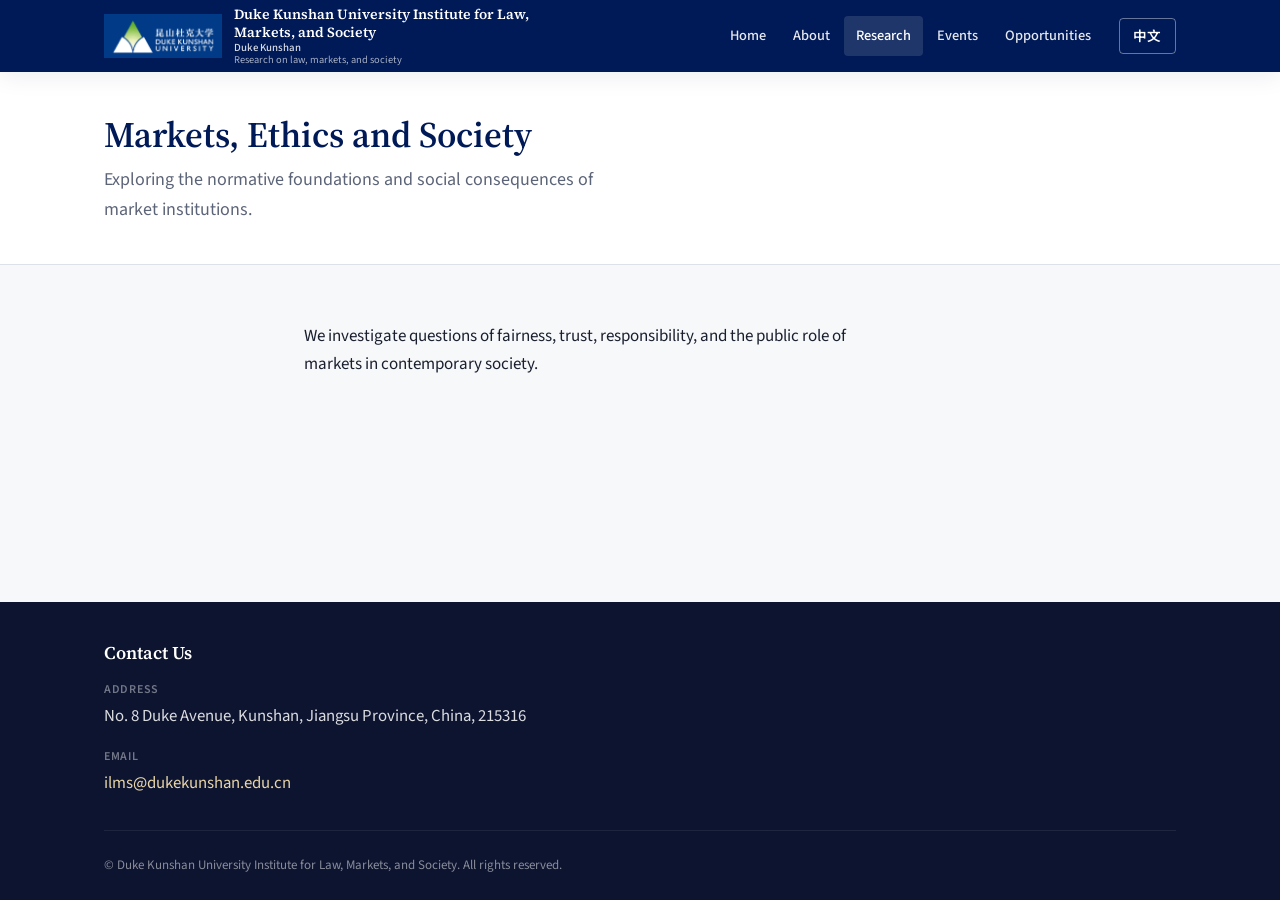
<file: research/markets-ethics.html>
<!DOCTYPE html>
<html lang="zh-CN">
  <head>
    <meta charset="UTF-8" />
    <meta name="viewport" content="width=device-width, initial-scale=1.0" />
    <title>Markets, Ethics and Society</title>
    <link rel="preconnect" href="https://fonts.googleapis.com" />
    <link rel="preconnect" href="https://fonts.gstatic.com" crossorigin />
    <link
      href="https://fonts.googleapis.com/css2?family=Noto+Sans+SC:wght@400;500;600&family=Noto+Serif+SC:wght@500;600&family=Source+Sans+3:wght@400;500;600&family=Source+Serif+4:wght@500;600&display=swap"
      rel="stylesheet"
    />
    <link rel="stylesheet" href="../css/main.css?v=2" />
  </head>
  <body data-nav="research" data-page-title="pages.ethics.title">
    <div id="site-header"></div>
    <main>
      <header class="page-header">
        <div class="container">
          <h1 data-i18n="pages.ethics.title"></h1>
          <p class="lead" data-i18n="pages.ethics.lead"></p>
        </div>
      </header>
      <div class="content">
        <div class="container content-prose">
          <p data-i18n="pages.ethics.p1"></p>
        </div>
      </div>
    </main>
    <div id="site-footer"></div>
    <script src="../js/translations.js?v=2"></script>
    <script src="../js/i18n.js?v=2"></script>
    <script src="../js/layout.js?v=2"></script>
  </body>
</html>
</file>
<file: css/main.css>
:root {
  --navy: #001a57;
  --navy-light: #003087;
  --gold: #c4a052;
  --gold-soft: #e8d5a8;
  --bg: #f7f8fa;
  --surface: #ffffff;
  --text: #1a1f2e;
  --text-muted: #5c6478;
  --border: #dde1ea;
  --shadow: 0 4px 24px rgba(0, 26, 87, 0.08);
  --radius: 8px;
  --font-serif: "Source Serif 4", "Noto Serif SC", Georgia, serif;
  --font-sans: "Source Sans 3", "Noto Sans SC", system-ui, sans-serif;
  --max-width: 1120px;
  --header-h: 72px;
}

*,
*::before,
*::after {
  box-sizing: border-box;
}

html {
  scroll-behavior: smooth;
}

body {
  margin: 0;
  font-family: var(--font-sans);
  font-size: 1.0625rem;
  line-height: 1.65;
  color: var(--text);
  background: var(--bg);
  min-height: 100vh;
  display: flex;
  flex-direction: column;
}

h1,
h2,
h3,
h4 {
  font-family: var(--font-serif);
  font-weight: 600;
  line-height: 1.25;
  color: var(--navy);
}

a {
  color: var(--navy-light);
  text-decoration: none;
  transition: color 0.15s ease;
}

a:hover {
  color: var(--gold);
}

img {
  max-width: 100%;
  height: auto;
}

/* Header */
.site-header {
  position: sticky;
  top: 0;
  z-index: 100;
  background: var(--navy);
  color: #fff;
  box-shadow: var(--shadow);
}

.header-inner {
  max-width: var(--max-width);
  margin: 0 auto;
  padding: 0 1.5rem;
  display: flex;
  align-items: center;
  justify-content: space-between;
  min-height: var(--header-h);
  gap: 1rem;
}

.brand {
  display: flex;
  align-items: center;
  gap: 0.75rem;
  color: #fff;
  text-decoration: none;
  flex-shrink: 0;
}

.brand:hover {
  color: var(--gold-soft);
}

.brand-logo {
  display: block;
  height: 44px;
  width: auto;
  max-width: min(200px, 42vw);
  object-fit: contain;
  flex-shrink: 0;
}

.brand-text {
  display: flex;
  flex-direction: column;
  line-height: 1.2;
}

.brand-name {
  font-family: var(--font-serif);
  font-weight: 600;
  font-size: 0.875rem;
  line-height: 1.3;
  max-width: 20rem;
}

.brand-affiliation {
  font-size: 0.68rem;
  opacity: 0.85;
  font-weight: 500;
}

.brand-tagline {
  font-size: 0.65rem;
  opacity: 0.65;
  max-width: 240px;
}

.main-nav {
  display: flex;
  align-items: center;
  gap: 0.5rem;
}

.nav-list {
  list-style: none;
  margin: 0;
  padding: 0;
  display: flex;
  align-items: center;
  gap: 0.15rem;
}

.nav-item > a,
.nav-parent {
  display: block;
  padding: 0.5rem 0.75rem;
  color: rgba(255, 255, 255, 0.9);
  font-size: 0.9rem;
  font-weight: 500;
  border-radius: 4px;
}

.nav-item > a:hover,
.nav-parent:hover,
.nav-item.is-active > a {
  background: rgba(255, 255, 255, 0.12);
  color: #fff;
}

.nav-item {
  position: relative;
}

.nav-dropdown {
  display: none;
  position: absolute;
  top: 100%;
  left: 0;
  min-width: 240px;
  margin: 0;
  padding: 0.5rem 0;
  list-style: none;
  background: var(--surface);
  border: 1px solid var(--border);
  border-radius: var(--radius);
  box-shadow: var(--shadow);
  z-index: 50;
}

.nav-item.has-dropdown:hover .nav-dropdown,
.nav-item.has-dropdown:focus-within .nav-dropdown {
  display: block;
}

.nav-dropdown a {
  display: block;
  padding: 0.45rem 1rem;
  color: var(--text);
  font-size: 0.875rem;
}

.nav-dropdown a:hover {
  background: var(--bg);
  color: var(--navy);
}

.nav-submenu-group {
  border-top: 1px solid var(--border);
  margin-top: 0.25rem;
  padding-top: 0.25rem;
}

.nav-submenu-title {
  font-weight: 600;
  color: var(--navy) !important;
}

.nav-submenu-nested {
  list-style: none;
  margin: 0;
  padding: 0 0 0.25rem 0.75rem;
}

.nav-submenu-nested a {
  font-size: 0.8125rem;
  color: var(--text-muted);
}

.lang-btn {
  margin-left: 0.5rem;
  padding: 0.4rem 0.85rem;
  border: 1px solid rgba(255, 255, 255, 0.4);
  border-radius: 4px;
  background: transparent;
  color: #fff;
  font-size: 0.85rem;
  font-weight: 600;
  cursor: pointer;
  font-family: inherit;
  transition: background 0.15s ease;
}

.lang-btn:hover {
  background: rgba(255, 255, 255, 0.15);
}

.nav-toggle {
  display: none;
  flex-direction: column;
  gap: 5px;
  padding: 0.5rem;
  border: none;
  background: transparent;
  cursor: pointer;
}

.nav-toggle span {
  display: block;
  width: 22px;
  height: 2px;
  background: #fff;
  border-radius: 1px;
}

/* Main */
main {
  flex: 1;
}

.container {
  max-width: var(--max-width);
  margin: 0 auto;
  padding: 0 1.5rem;
}

/* Hero */
.hero {
  background: linear-gradient(135deg, var(--navy) 0%, var(--navy-light) 100%);
  color: #fff;
  padding: 4rem 0 4.5rem;
  position: relative;
  overflow: hidden;
}

.hero::after {
  content: "";
  position: absolute;
  right: -10%;
  top: -30%;
  width: 50%;
  height: 160%;
  background: radial-gradient(
    ellipse,
    rgba(196, 160, 82, 0.15) 0%,
    transparent 70%
  );
  pointer-events: none;
}

.hero .container {
  position: relative;
  z-index: 1;
}

.hero h1 {
  color: #fff;
  font-size: clamp(1.75rem, 4vw, 2.75rem);
  margin: 0 0 1rem;
  max-width: 18ch;
}

.hero p {
  font-size: 1.125rem;
  opacity: 0.9;
  max-width: 52ch;
  margin: 0;
}

/* Page header */
.page-header {
  background: var(--surface);
  border-bottom: 1px solid var(--border);
  padding: 2.5rem 0;
}

.page-header h1 {
  margin: 0 0 0.5rem;
  font-size: clamp(1.5rem, 3vw, 2.25rem);
}

.page-header .lead {
  margin: 0;
  font-size: 1.125rem;
  color: var(--text-muted);
  max-width: 60ch;
}

/* Sections */
.section {
  padding: 3rem 0;
}

.section-alt {
  background: var(--surface);
}

.section-title {
  margin: 0 0 1.5rem;
  font-size: 1.5rem;
  padding-bottom: 0.5rem;
  border-bottom: 2px solid var(--gold);
  display: inline-block;
}

.section-lead {
  margin: 0 0 1.5rem;
  color: var(--text-muted);
  max-width: 60ch;
}

/* Affiliated organizations */
.affiliate-grid {
  display: grid;
  grid-template-columns: repeat(auto-fit, minmax(220px, 1fr));
  gap: 1rem;
  margin-bottom: 1.25rem;
}

.affiliate-card {
  background: var(--surface);
  border: 1px solid var(--border);
  border-radius: var(--radius);
  padding: 1.25rem 1.5rem;
  min-height: 4.5rem;
  display: flex;
  align-items: center;
}

.affiliate-card--placeholder {
  border-style: dashed;
  background: var(--bg);
}

.affiliate-name {
  font-weight: 600;
  color: var(--text-muted);
}

.affiliate-note {
  margin: 0;
  font-size: 0.9375rem;
  color: var(--text-muted);
  font-style: italic;
}

/* News */
.news-grid {
  display: grid;
  gap: 1.25rem;
}

.news-card {
  background: var(--surface);
  border: 1px solid var(--border);
  border-radius: var(--radius);
  padding: 1.5rem;
  box-shadow: 0 1px 3px rgba(0, 0, 0, 0.04);
  transition: box-shadow 0.2s ease;
}

.news-card:hover {
  box-shadow: var(--shadow);
}

.news-card time {
  display: block;
  font-size: 0.8125rem;
  color: var(--text-muted);
  margin-bottom: 0.35rem;
}

.news-card h3 {
  margin: 0 0 0.5rem;
  font-size: 1.125rem;
}

.news-card p {
  margin: 0;
  color: var(--text-muted);
  font-size: 0.95rem;
}

.news-placeholder {
  background: var(--surface);
  border: 1px dashed var(--border);
  border-radius: var(--radius);
  padding: 2rem;
  color: var(--text-muted);
  text-align: center;
}

.contact-list {
  margin: 0;
  display: grid;
  gap: 1rem;
}

.contact-list div {
  display: grid;
  gap: 0.2rem;
}

.contact-list dt {
  font-size: 0.75rem;
  text-transform: uppercase;
  letter-spacing: 0.06em;
  opacity: 0.7;
  font-weight: 600;
}

.contact-list dd {
  margin: 0;
  font-size: 1.05rem;
}

/* Content */
.content {
  padding: 2.5rem 0 3.5rem;
}

.content p {
  max-width: 68ch;
}

.content-prose {
  max-width: 720px;
}

/* Sub-nav (in-page) */
.subnav {
  display: flex;
  flex-wrap: wrap;
  gap: 0.5rem;
  margin-bottom: 2rem;
  padding: 0;
  list-style: none;
}

.subnav a {
  display: inline-block;
  padding: 0.35rem 0.85rem;
  font-size: 0.875rem;
  border: 1px solid var(--border);
  border-radius: 999px;
  background: var(--surface);
  color: var(--navy);
}

.subnav a:hover,
.subnav a.is-active {
  background: var(--navy);
  border-color: var(--navy);
  color: #fff;
}

/* People grid */
.people-section {
  margin-bottom: 2.5rem;
}

.people-section h2 {
  font-size: 1.25rem;
  margin: 0 0 1rem;
  color: var(--navy-light);
}

.people-grid {
  display: grid;
  grid-template-columns: repeat(auto-fill, minmax(220px, 1fr));
  gap: 1rem;
}

.person-card {
  background: var(--surface);
  border: 1px solid var(--border);
  border-radius: var(--radius);
  padding: 1.25rem;
}

.person-card .avatar {
  width: 56px;
  height: 56px;
  border-radius: 50%;
  background: linear-gradient(135deg, var(--navy-light), var(--navy));
  margin-bottom: 0.75rem;
}

.person-card h3 {
  margin: 0 0 0.25rem;
  font-size: 1rem;
}

.person-card p {
  margin: 0;
  font-size: 0.875rem;
  color: var(--text-muted);
}

/* Research cards */
.feature-grid {
  display: grid;
  grid-template-columns: repeat(auto-fit, minmax(280px, 1fr));
  gap: 1.25rem;
  margin-top: 1.5rem;
}

.feature-card {
  background: var(--surface);
  border: 1px solid var(--border);
  border-radius: var(--radius);
  padding: 1.5rem;
}

.feature-card h3 {
  margin: 0 0 0.5rem;
  font-size: 1.1rem;
}

.feature-card p {
  margin: 0;
  font-size: 0.95rem;
  color: var(--text-muted);
}

.anchor-section {
  scroll-margin-top: calc(var(--header-h) + 1rem);
  padding-top: 2rem;
  margin-top: 1rem;
  border-top: 1px solid var(--border);
}

.anchor-section:first-of-type {
  border-top: none;
  padding-top: 0;
  margin-top: 0;
}

/* Event / opportunity list */
.item-list {
  list-style: none;
  margin: 0;
  padding: 0;
}

.item-list li {
  background: var(--surface);
  border: 1px solid var(--border);
  border-radius: var(--radius);
  padding: 1.25rem 1.5rem;
  margin-bottom: 0.75rem;
}

.item-list .placeholder {
  color: var(--text-muted);
  font-style: italic;
}

/* Footer */
.site-footer {
  background: #0d1430;
  color: rgba(255, 255, 255, 0.85);
  padding: 2.5rem 0 1.5rem;
  margin-top: auto;
}

.footer-inner {
  max-width: var(--max-width);
  margin: 0 auto;
  padding: 0 1.5rem;
}

.footer-contact h2 {
  color: #fff;
  font-size: 1.125rem;
  margin: 0 0 1rem;
}

.footer-contact .contact-list dt {
  color: rgba(255, 255, 255, 0.6);
}

.footer-contact a {
  color: var(--gold-soft);
}

.footer-copy {
  margin: 2rem 0 0;
  padding-top: 1.5rem;
  border-top: 1px solid rgba(255, 255, 255, 0.12);
  font-size: 0.8125rem;
  opacity: 0.6;
}

/* Responsive */
@media (max-width: 900px) {
  .brand-tagline,
  .brand-affiliation {
    display: none;
  }

  .nav-toggle {
    display: flex;
  }

  .main-nav {
    position: fixed;
    inset: var(--header-h) 0 0 0;
    background: var(--navy);
    flex-direction: column;
    align-items: stretch;
    padding: 1rem 1.5rem 2rem;
    transform: translateX(100%);
    transition: transform 0.25s ease;
    overflow-y: auto;
  }

  .main-nav.is-open {
    transform: translateX(0);
  }

  .nav-list {
    flex-direction: column;
    align-items: stretch;
  }

  .nav-item.has-dropdown .nav-dropdown {
    display: block;
    position: static;
    box-shadow: none;
    border: none;
    background: rgba(255, 255, 255, 0.06);
    margin: 0.25rem 0 0.5rem 0.75rem;
    border-radius: 4px;
  }

  .nav-dropdown a {
    color: rgba(255, 255, 255, 0.85);
  }

  .nav-dropdown a:hover {
    background: rgba(255, 255, 255, 0.08);
    color: #fff;
  }

  .nav-submenu-title {
    color: #fff !important;
  }

  .lang-btn {
    margin: 1rem 0 0;
    align-self: flex-start;
  }
}
</file>
